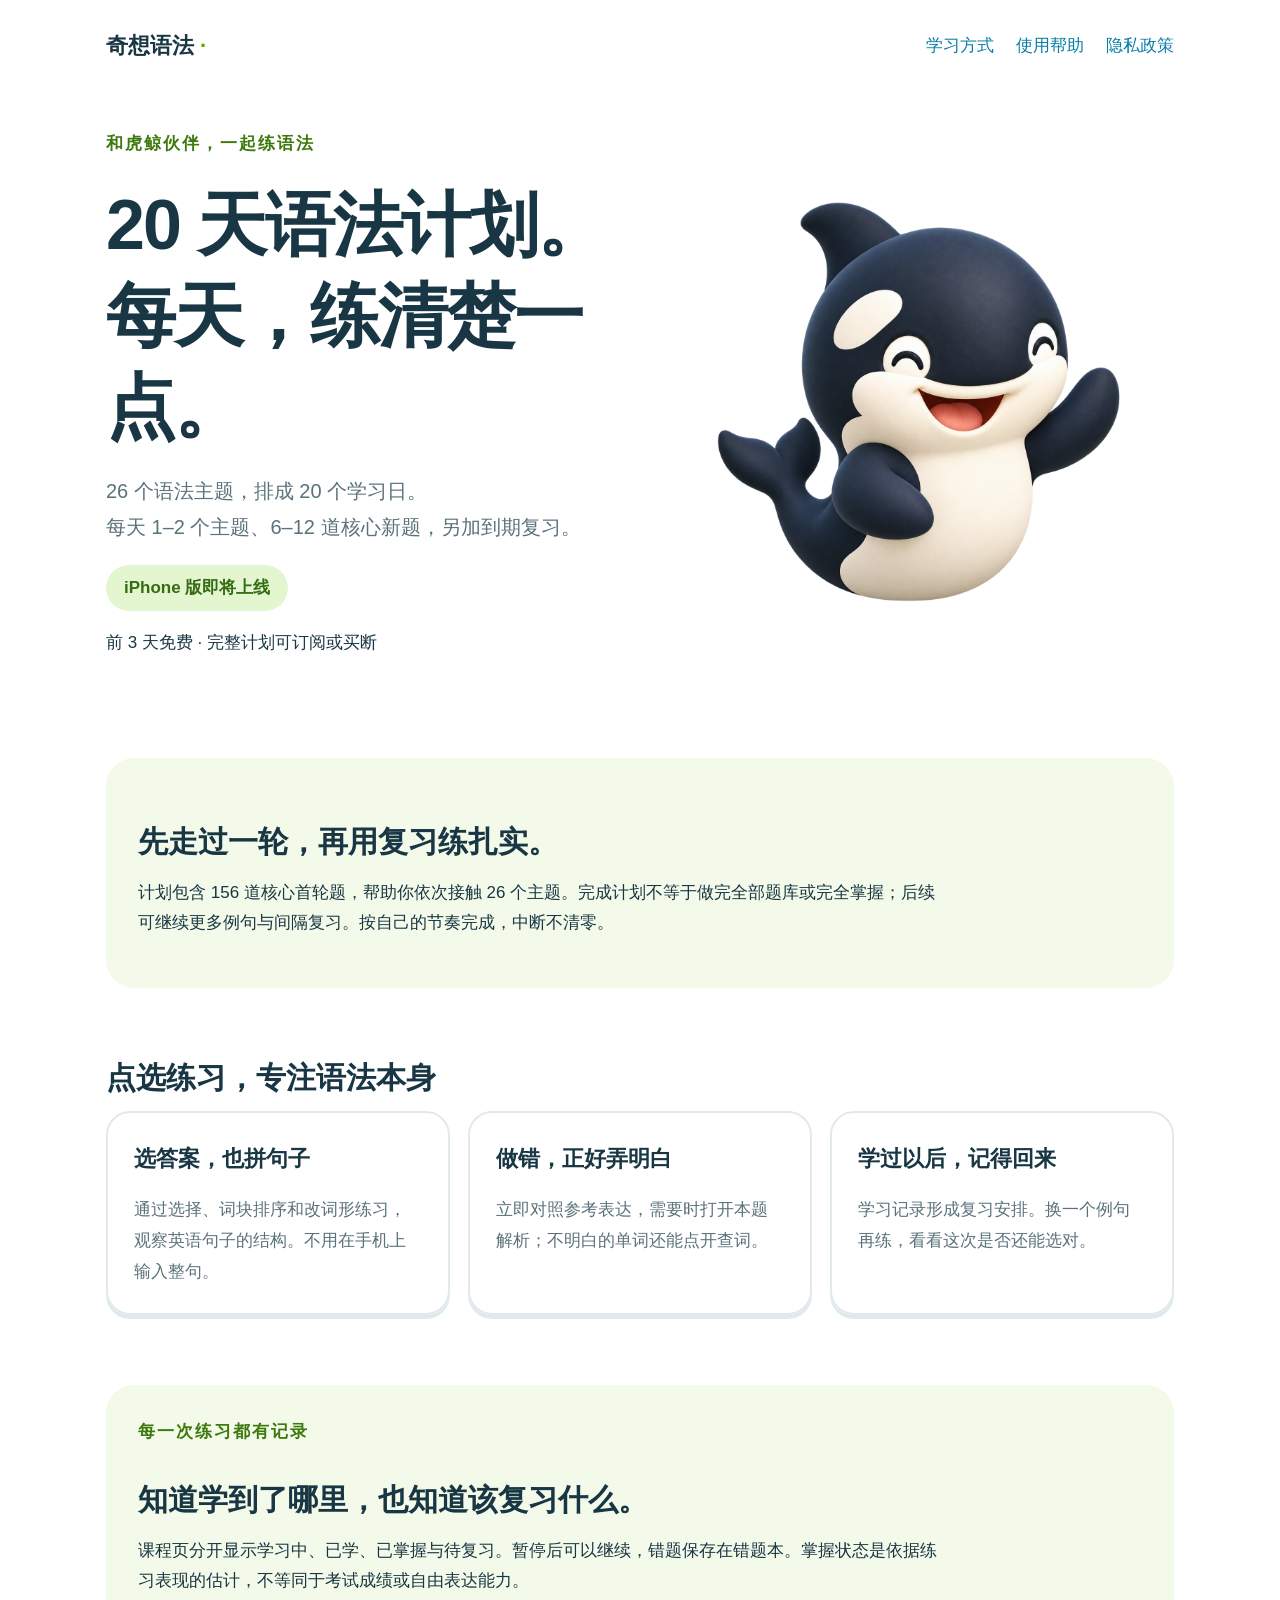
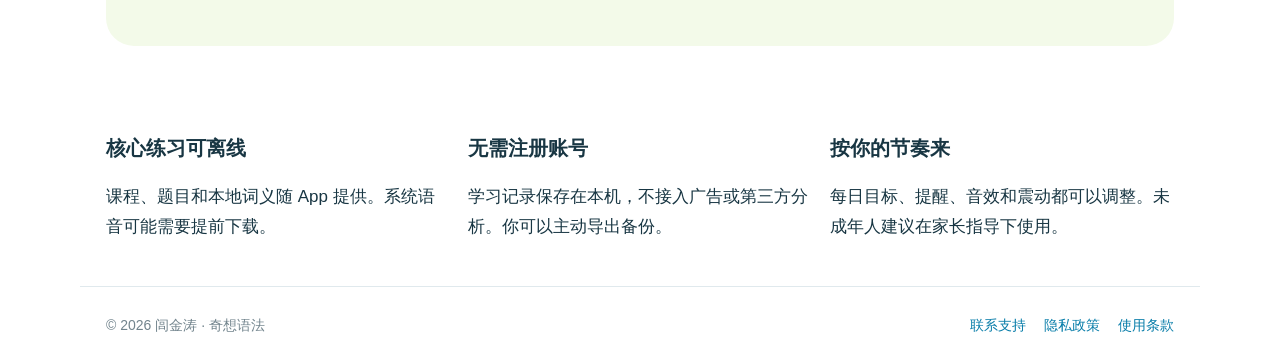
<file: index.html>
<!doctype html><html lang="zh-CN"><head><meta charset="utf-8"><meta name="viewport" content="width=device-width,initial-scale=1"><meta name="description" content="奇想语法：面向初中阶段的英语语法点选练习，26 课、短轮练习、错题解析与间隔复习。"><title>20 天语法计划，走过核心首轮 · 奇想语法</title><link rel="stylesheet" href="./assets/style.css"></head><body><header><a class="brand" href="./">奇想语法<span style="color:#54aa08"> · </span></a><nav><a href="./#practice">学习方式</a><a href="./support/">使用帮助</a><a href="./privacy/">隐私政策</a></nav></header><main><section class="hero"><div><span class="eyebrow">和虎鲸伙伴，一起练语法</span><h1>20 天语法计划。<br>每天，练清楚一点。</h1><p class="lede">26 个语法主题，排成 20 个学习日。<br>每天 1–2 个主题、6–12 道核心新题，另加到期复习。</p><span class="badge">iPhone 版即将上线</span><p>前 3 天免费 · 完整计划可订阅或买断</p></div><img src="assets/welcome.png" alt="挥手的虎鲸学习伙伴" width="440" height="440"></section><section class="steps"><h2>先走过一轮，再用复习练扎实。</h2><p>计划包含 156 道核心首轮题，帮助你依次接触 26 个主题。完成计划不等于做完全部题库或完全掌握；后续可继续更多例句与间隔复习。按自己的节奏完成，中断不清零。</p></section><section id="practice"><h2>点选练习，专注语法本身</h2><div class="grid"><article class="card"><b>选答案，也拼句子</b><p>通过选择、词块排序和改词形练习，观察英语句子的结构。不用在手机上输入整句。</p></article><article class="card"><b>做错，正好弄明白</b><p>立即对照参考表达，需要时打开本题解析；不明白的单词还能点开查词。</p></article><article class="card"><b>学过以后，记得回来</b><p>学习记录形成复习安排。换一个例句再练，看看这次是否还能选对。</p></article></div></section><section class="steps"><span class="eyebrow">每一次练习都有记录</span><h2>知道学到了哪里，也知道该复习什么。</h2><p>课程页分开显示学习中、已学、已掌握与待复习。暂停后可以继续，错题保存在错题本。掌握状态是依据练习表现的估计，不等同于考试成绩或自由表达能力。</p></section><div class="grid"><article><h3>核心练习可离线</h3><p>课程、题目和本地词义随 App 提供。系统语音可能需要提前下载。</p></article><article><h3>无需注册账号</h3><p>学习记录保存在本机，不接入广告或第三方分析。你可以主动导出备份。</p></article><article><h3>按你的节奏来</h3><p>每日目标、提醒、音效和震动都可以调整。未成年人建议在家长指导下使用。</p></article></div></main><footer><span>© 2026 闾金涛 · 奇想语法</span><div class="links"><a href="./support/">联系支持</a><a href="./privacy/">隐私政策</a><a href="./terms/">使用条款</a></div></footer></body></html>
</file>
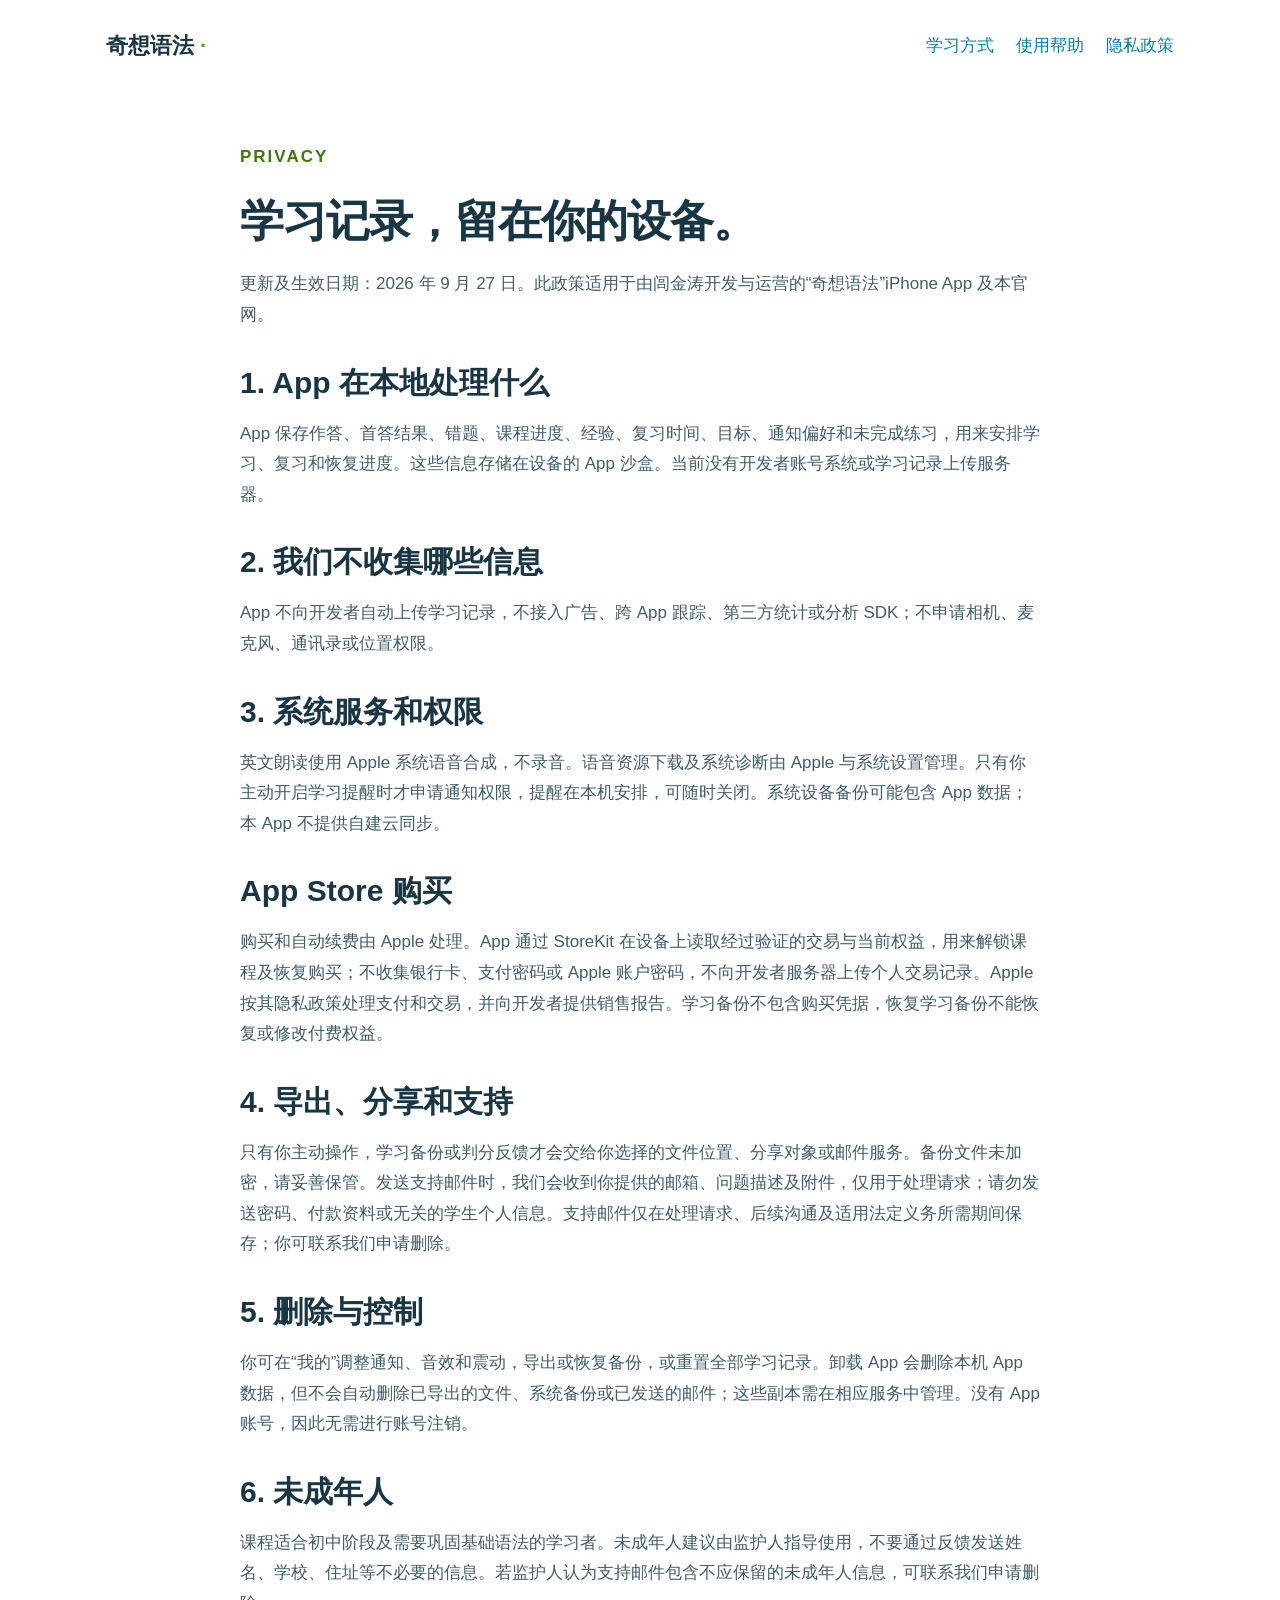
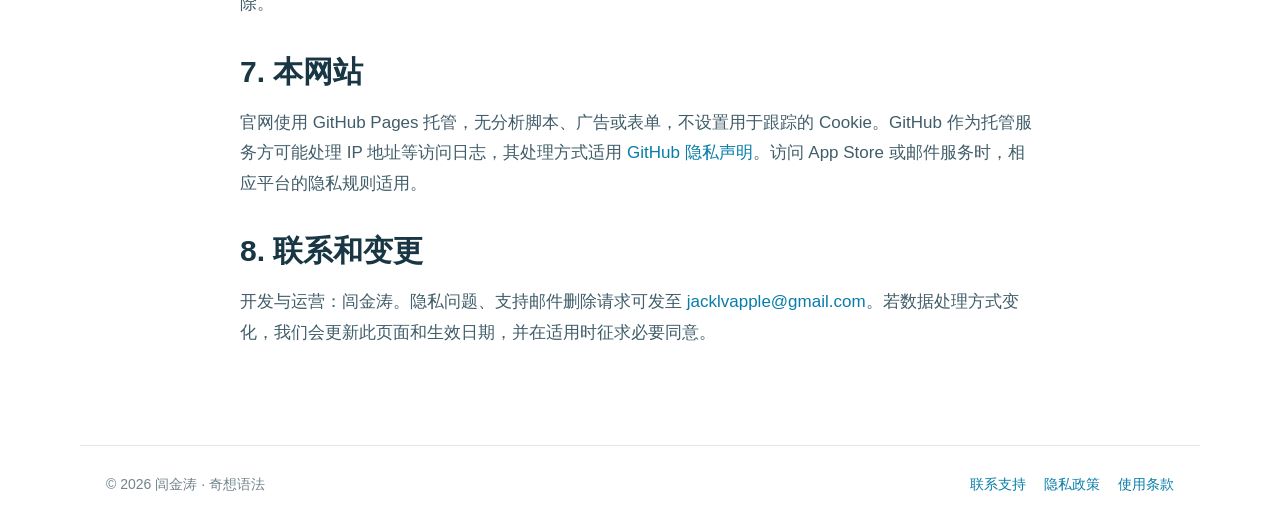
<file: privacy/index.html>
<!doctype html><html lang="zh-CN"><head><meta charset="utf-8"><meta name="viewport" content="width=device-width,initial-scale=1"><meta name="description" content="奇想语法：面向初中阶段的英语语法点选练习，26 课、短轮练习、错题解析与间隔复习。"><title>隐私政策 · 奇想语法</title><link rel="stylesheet" href="../assets/style.css"></head><body><header><a class="brand" href="../">奇想语法<span style="color:#54aa08"> · </span></a><nav><a href="../#practice">学习方式</a><a href="../support/">使用帮助</a><a href="../privacy/">隐私政策</a></nav></header><main><article class="article"><span class="eyebrow">PRIVACY</span><h1>学习记录，留在你的设备。</h1><p>更新及生效日期：2026 年 9 月 27 日。此政策适用于由闾金涛开发与运营的“奇想语法”iPhone App 及本官网。</p><h2>1. App 在本地处理什么</h2><p>App 保存作答、首答结果、错题、课程进度、经验、复习时间、目标、通知偏好和未完成练习，用来安排学习、复习和恢复进度。这些信息存储在设备的 App 沙盒。当前没有开发者账号系统或学习记录上传服务器。</p><h2>2. 我们不收集哪些信息</h2><p>App 不向开发者自动上传学习记录，不接入广告、跨 App 跟踪、第三方统计或分析 SDK；不申请相机、麦克风、通讯录或位置权限。</p><h2>3. 系统服务和权限</h2><p>英文朗读使用 Apple 系统语音合成，不录音。语音资源下载及系统诊断由 Apple 与系统设置管理。只有你主动开启学习提醒时才申请通知权限，提醒在本机安排，可随时关闭。系统设备备份可能包含 App 数据；本 App 不提供自建云同步。</p><h2>App Store 购买</h2><p>购买和自动续费由 Apple 处理。App 通过 StoreKit 在设备上读取经过验证的交易与当前权益，用来解锁课程及恢复购买；不收集银行卡、支付密码或 Apple 账户密码，不向开发者服务器上传个人交易记录。Apple 按其隐私政策处理支付和交易，并向开发者提供销售报告。学习备份不包含购买凭据，恢复学习备份不能恢复或修改付费权益。</p><h2>4. 导出、分享和支持</h2><p>只有你主动操作，学习备份或判分反馈才会交给你选择的文件位置、分享对象或邮件服务。备份文件未加密，请妥善保管。发送支持邮件时，我们会收到你提供的邮箱、问题描述及附件，仅用于处理请求；请勿发送密码、付款资料或无关的学生个人信息。支持邮件仅在处理请求、后续沟通及适用法定义务所需期间保存；你可联系我们申请删除。</p><h2>5. 删除与控制</h2><p>你可在“我的”调整通知、音效和震动，导出或恢复备份，或重置全部学习记录。卸载 App 会删除本机 App 数据，但不会自动删除已导出的文件、系统备份或已发送的邮件；这些副本需在相应服务中管理。没有 App 账号，因此无需进行账号注销。</p><h2>6. 未成年人</h2><p>课程适合初中阶段及需要巩固基础语法的学习者。未成年人建议由监护人指导使用，不要通过反馈发送姓名、学校、住址等不必要的信息。若监护人认为支持邮件包含不应保留的未成年人信息，可联系我们申请删除。</p><h2>7. 本网站</h2><p>官网使用 GitHub Pages 托管，无分析脚本、广告或表单，不设置用于跟踪的 Cookie。GitHub 作为托管服务方可能处理 IP 地址等访问日志，其处理方式适用 <a href="https://docs.github.com/en/site-policy/privacy-policies/github-general-privacy-statement">GitHub 隐私声明</a>。访问 App Store 或邮件服务时，相应平台的隐私规则适用。</p><h2>8. 联系和变更</h2><p>开发与运营：闾金涛。隐私问题、支持邮件删除请求可发至 <a href="mailto:jacklvapple@gmail.com">jacklvapple@gmail.com</a>。若数据处理方式变化，我们会更新此页面和生效日期，并在适用时征求必要同意。</p></article></main><footer><span>© 2026 闾金涛 · 奇想语法</span><div class="links"><a href="../support/">联系支持</a><a href="../privacy/">隐私政策</a><a href="../terms/">使用条款</a></div></footer></body></html>
</file>
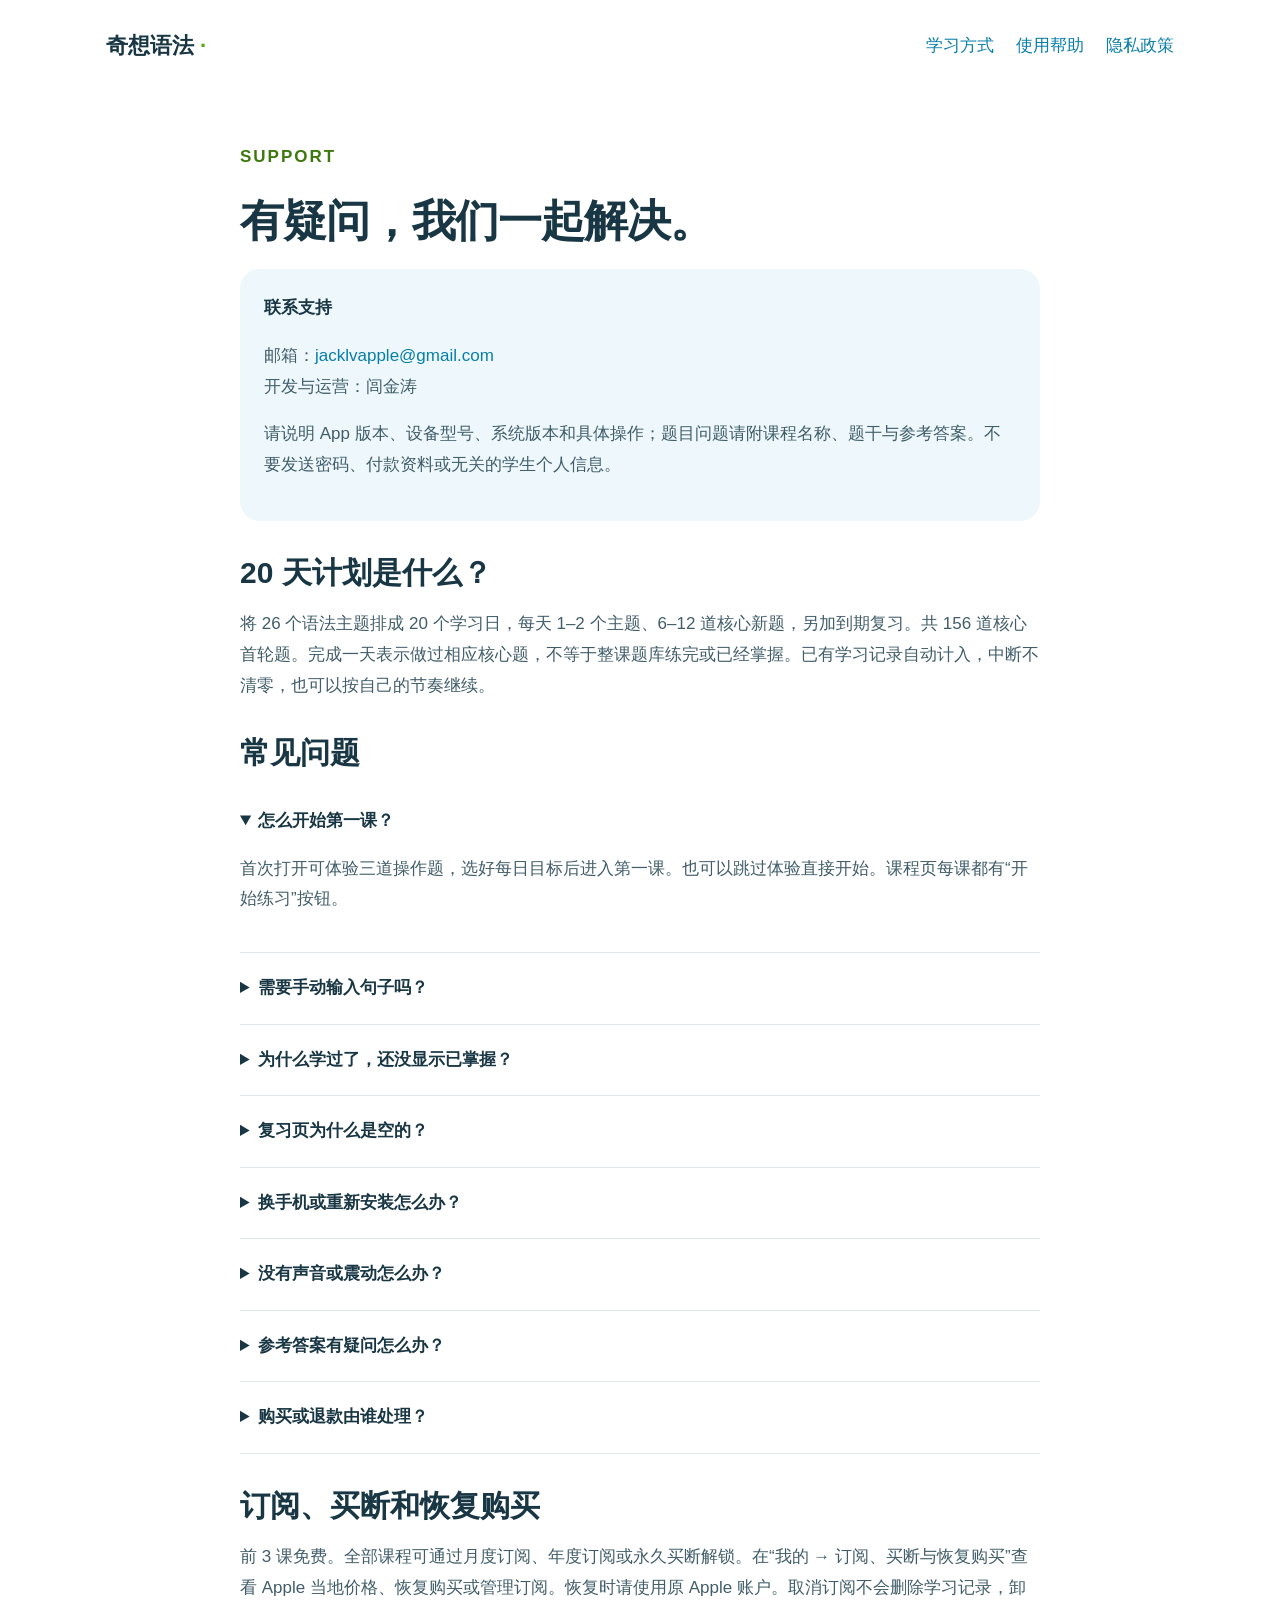
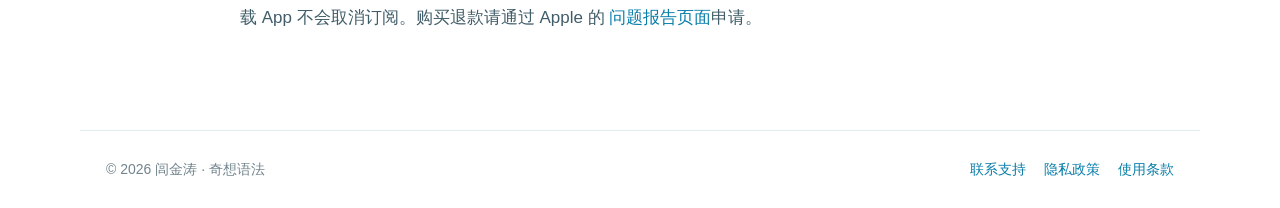
<file: support/index.html>
<!doctype html><html lang="zh-CN"><head><meta charset="utf-8"><meta name="viewport" content="width=device-width,initial-scale=1"><meta name="description" content="奇想语法：面向初中阶段的英语语法点选练习，26 课、短轮练习、错题解析与间隔复习。"><title>联系与支持 · 奇想语法</title><link rel="stylesheet" href="../assets/style.css"></head><body><header><a class="brand" href="../">奇想语法<span style="color:#54aa08"> · </span></a><nav><a href="../#practice">学习方式</a><a href="../support/">使用帮助</a><a href="../privacy/">隐私政策</a></nav></header><main><article class="article"><span class="eyebrow">SUPPORT</span><h1>有疑问，我们一起解决。</h1><div class="callout"><b>联系支持</b><p>邮箱：<a href="mailto:jacklvapple@gmail.com">jacklvapple@gmail.com</a><br>开发与运营：闾金涛</p><p>请说明 App 版本、设备型号、系统版本和具体操作；题目问题请附课程名称、题干与参考答案。不要发送密码、付款资料或无关的学生个人信息。</p></div><h2>20 天计划是什么？</h2><p>将 26 个语法主题排成 20 个学习日，每天 1–2 个主题、6–12 道核心新题，另加到期复习。共 156 道核心首轮题。完成一天表示做过相应核心题，不等于整课题库练完或已经掌握。已有学习记录自动计入，中断不清零，也可以按自己的节奏继续。</p><h2>常见问题</h2><details open><summary>怎么开始第一课？</summary><p>首次打开可体验三道操作题，选好每日目标后进入第一课。也可以跳过体验直接开始。课程页每课都有“开始练习”按钮。</p></details><details><summary>需要手动输入句子吗？</summary><p>初中语法课程使用选择、词块拼句与改词形。点选作答即可；拼句时点已选词块可以撤回。</p></details><details><summary>为什么学过了，还没显示已掌握？</summary><p>学过与掌握分开统计。长期掌握需要不同日期的到期复习表现，不能靠同一轮重复点对来增加。状态仅作学习参考，不保证考试或写作水平。</p></details><details><summary>复习页为什么是空的？</summary><p>完成练习后会建立复习安排，尚未到期时可继续学习新内容，或使用额外练习。额外练习不会改变原来的复习时间。</p></details><details><summary>换手机或重新安装怎么办？</summary><p>请先在“我的”导出备份，在新设备中恢复。当前没有开发者账号或自建云同步，卸载前未备份的记录可能无法找回。恢复会替换本机记录，请先备份当前数据。</p></details><details><summary>没有声音或震动怎么办？</summary><p>在“我的”检查音效、答对后朗读、震动开关。音效遵循系统静音设置；语音可用性取决于系统语音资源。模拟器没有真实震动。</p></details><details><summary>参考答案有疑问怎么办？</summary><p>答题反馈中的旗帜按钮可生成判分反馈，你决定是否以及向哪里分享；也可把问题发送到支持邮箱。我们会核对题目语境和已收录的正确变体。</p></details><details><summary>购买或退款由谁处理？</summary><p>下载价格以 App Store 展示为准。购买记录及退款由 Apple 管理，可访问 <a href="https://reportaproblem.apple.com/">Apple 问题报告页面</a>。App 免费下载，完整课程通过自动续费订阅或一次性永久买断解锁。</p></details><h2>订阅、买断和恢复购买</h2><p>前 3 课免费。全部课程可通过月度订阅、年度订阅或永久买断解锁。在“我的 → 订阅、买断与恢复购买”查看 Apple 当地价格、恢复购买或管理订阅。恢复时请使用原 Apple 账户。取消订阅不会删除学习记录，卸载 App 不会取消订阅。购买退款请通过 Apple 的 <a href="https://reportaproblem.apple.com/">问题报告页面</a>申请。</p></article></main><footer><span>© 2026 闾金涛 · 奇想语法</span><div class="links"><a href="../support/">联系支持</a><a href="../privacy/">隐私政策</a><a href="../terms/">使用条款</a></div></footer></body></html>
</file>
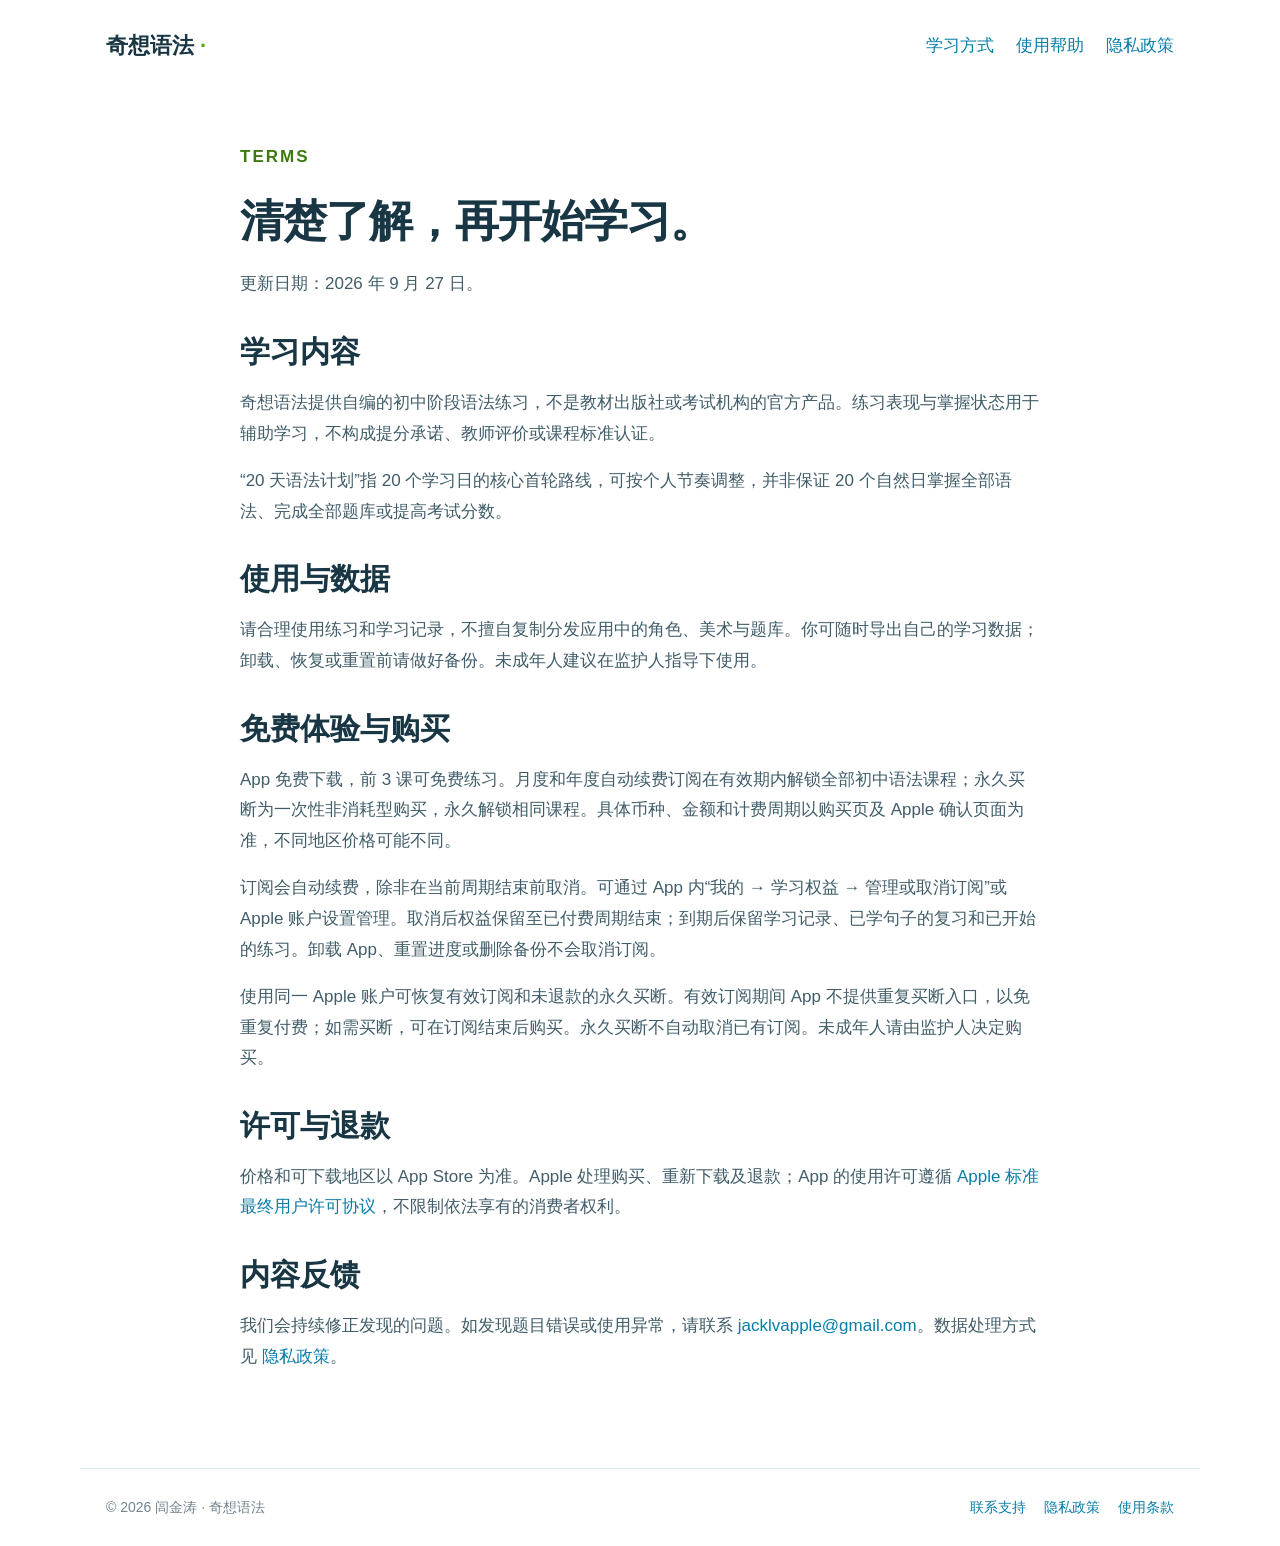
<file: terms/index.html>
<!doctype html><html lang="zh-CN"><head><meta charset="utf-8"><meta name="viewport" content="width=device-width,initial-scale=1"><meta name="description" content="奇想语法：面向初中阶段的英语语法点选练习，26 课、短轮练习、错题解析与间隔复习。"><title>使用条款 · 奇想语法</title><link rel="stylesheet" href="../assets/style.css"></head><body><header><a class="brand" href="../">奇想语法<span style="color:#54aa08"> · </span></a><nav><a href="../#practice">学习方式</a><a href="../support/">使用帮助</a><a href="../privacy/">隐私政策</a></nav></header><main><article class="article"><span class="eyebrow">TERMS</span><h1>清楚了解，再开始学习。</h1><p>更新日期：2026 年 9 月 27 日。</p><h2>学习内容</h2><p>奇想语法提供自编的初中阶段语法练习，不是教材出版社或考试机构的官方产品。练习表现与掌握状态用于辅助学习，不构成提分承诺、教师评价或课程标准认证。</p><p>“20 天语法计划”指 20 个学习日的核心首轮路线，可按个人节奏调整，并非保证 20 个自然日掌握全部语法、完成全部题库或提高考试分数。</p><h2>使用与数据</h2><p>请合理使用练习和学习记录，不擅自复制分发应用中的角色、美术与题库。你可随时导出自己的学习数据；卸载、恢复或重置前请做好备份。未成年人建议在监护人指导下使用。</p><h2>免费体验与购买</h2><p>App 免费下载，前 3 课可免费练习。月度和年度自动续费订阅在有效期内解锁全部初中语法课程；永久买断为一次性非消耗型购买，永久解锁相同课程。具体币种、金额和计费周期以购买页及 Apple 确认页面为准，不同地区价格可能不同。</p><p>订阅会自动续费，除非在当前周期结束前取消。可通过 App 内“我的 → 学习权益 → 管理或取消订阅”或 Apple 账户设置管理。取消后权益保留至已付费周期结束；到期后保留学习记录、已学句子的复习和已开始的练习。卸载 App、重置进度或删除备份不会取消订阅。</p><p>使用同一 Apple 账户可恢复有效订阅和未退款的永久买断。有效订阅期间 App 不提供重复买断入口，以免重复付费；如需买断，可在订阅结束后购买。永久买断不自动取消已有订阅。未成年人请由监护人决定购买。</p><h2>许可与退款</h2><p>价格和可下载地区以 App Store 为准。Apple 处理购买、重新下载及退款；App 的使用许可遵循 <a href="https://www.apple.com/legal/internet-services/itunes/dev/stdeula/">Apple 标准最终用户许可协议</a>，不限制依法享有的消费者权利。</p><h2>内容反馈</h2><p>我们会持续修正发现的问题。如发现题目错误或使用异常，请联系 <a href="mailto:jacklvapple@gmail.com">jacklvapple@gmail.com</a>。数据处理方式见 <a href="../privacy/">隐私政策</a>。</p></article></main><footer><span>© 2026 闾金涛 · 奇想语法</span><div class="links"><a href="../support/">联系支持</a><a href="../privacy/">隐私政策</a><a href="../terms/">使用条款</a></div></footer></body></html>
</file>
<file: assets/style.css>
*{box-sizing:border-box}body{margin:0;color:#183643;background:#fff;font:17px/1.8 -apple-system,BlinkMacSystemFont,"PingFang SC",sans-serif}a{color:#087da9;text-decoration:none}a:hover{text-decoration:underline}header,main,footer{max-width:1120px;margin:auto;padding:26px}header{display:flex;justify-content:space-between;align-items:center;gap:24px}nav{display:flex;gap:22px;flex-wrap:wrap}.brand{font-size:22px;font-weight:850;color:#183643}h1,h2,h3{line-height:1.3}h1{font-size:clamp(38px,6vw,70px);letter-spacing:-2px;margin:20px 0}h2{font-size:30px;margin:32px 0 14px}.hero{display:grid;grid-template-columns:1.15fr 1fr;align-items:center;gap:40px;min-height:570px}.hero img{width:100%;max-width:440px}.eyebrow{font-weight:800;color:#3d790c;letter-spacing:2px}.lede{color:#5b727b;font-size:20px}.badge{display:inline-block;background:#e4f6cf;color:#366b13;border-radius:100px;padding:8px 18px;font-weight:700}.grid{display:grid;grid-template-columns:repeat(3,1fr);gap:18px}.card{padding:26px;border:2px solid #e0e9ed;border-radius:24px;box-shadow:0 4px #e0e9ed}.card b{display:block;font-size:22px}.card p{margin-bottom:0;color:#5b727b}.article{max-width:800px;margin:24px auto 70px}.article h1{font-size:44px;letter-spacing:-1px}.article p,.article li{color:#405d69}.callout{padding:24px;background:#eef8fc;border-radius:20px}details{border-bottom:1px solid #dfe7eb;padding:20px 0}summary{cursor:pointer;font-weight:750}footer{border-top:1px solid #e0e9ed;display:flex;justify-content:space-between;gap:20px;flex-wrap:wrap;color:#72848d;font-size:14px}.links{display:flex;gap:18px;flex-wrap:wrap}.steps{margin:70px 0;background:#f3fae9;border-radius:28px;padding:32px}.steps p{max-width:800px}@media(max-width:700px){header{align-items:flex-start;gap:15px}nav{font-size:14px;gap:12px}.hero{grid-template-columns:1fr;gap:6px;min-height:0}.hero img{max-width:290px;justify-self:center}.grid{grid-template-columns:1fr}main,header,footer{padding:22px}.hero h1{margin-top:12px}.article h1{font-size:36px}}
</file>
